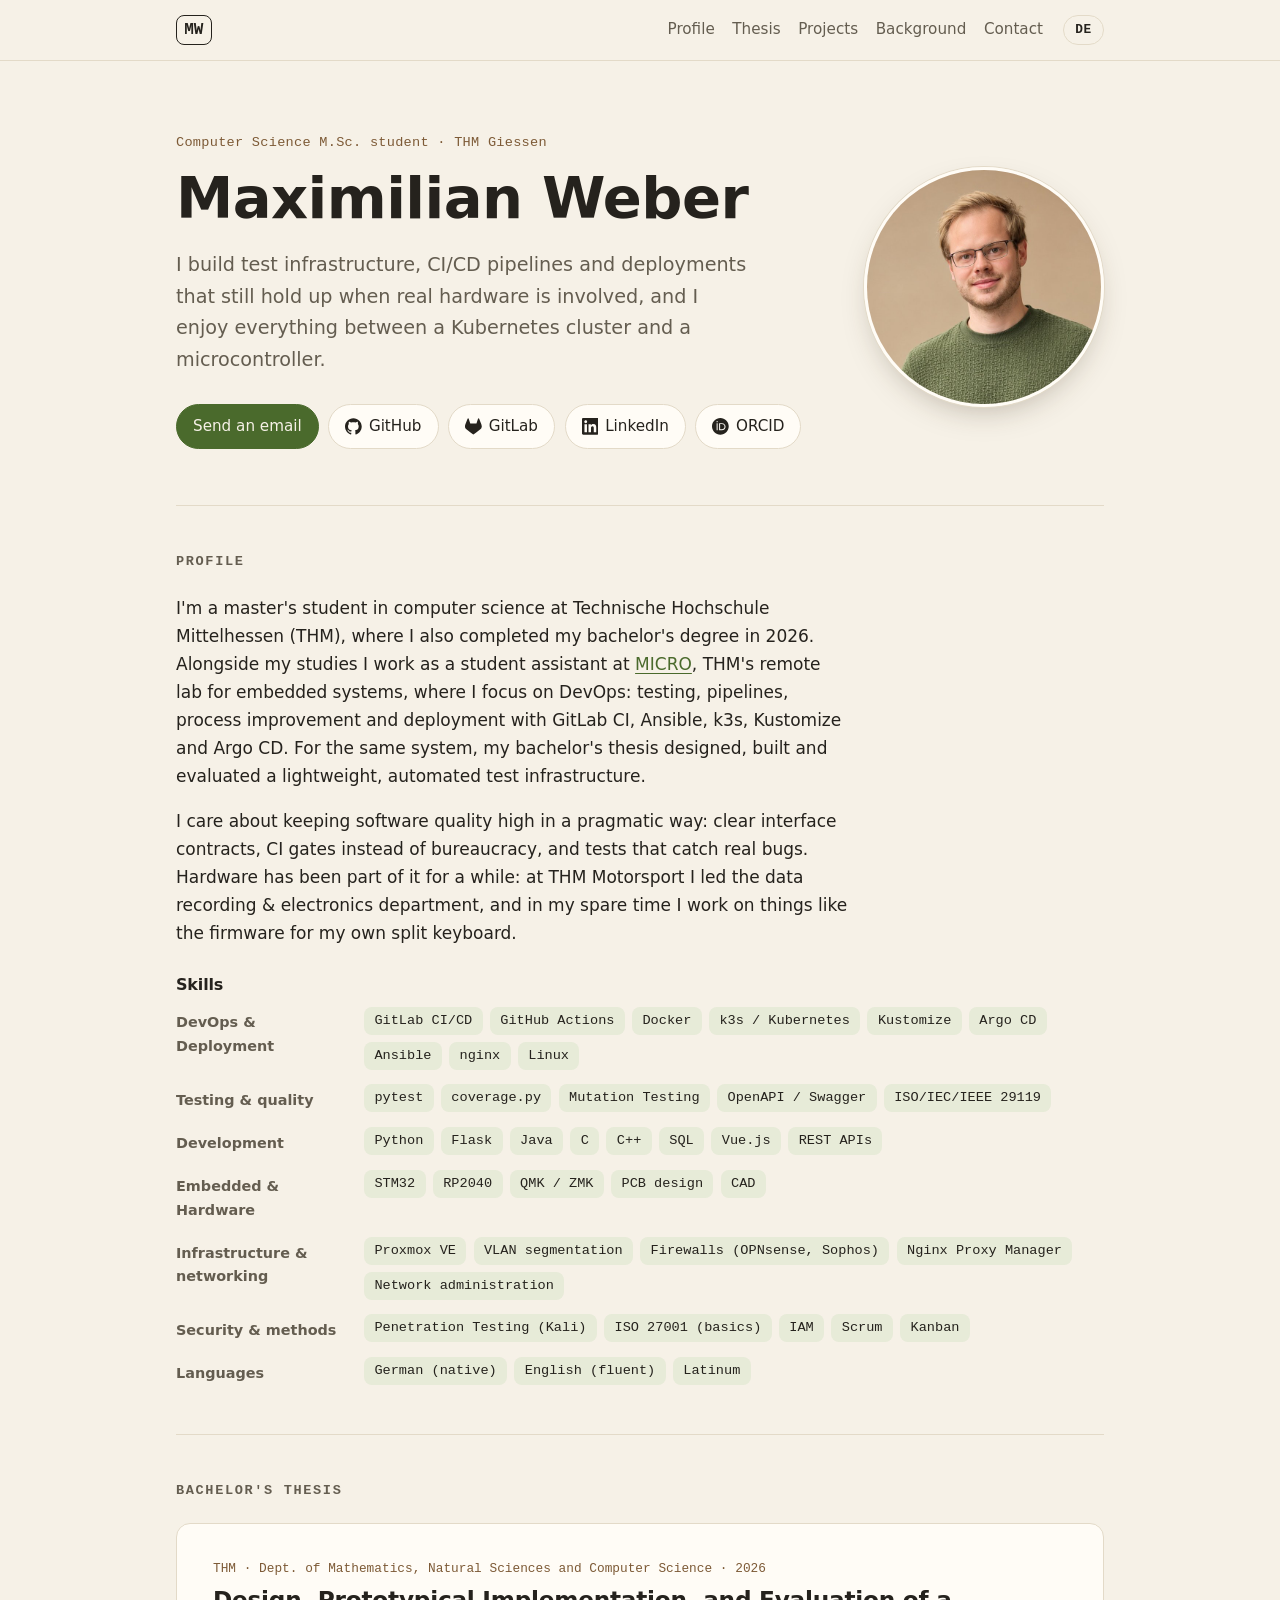
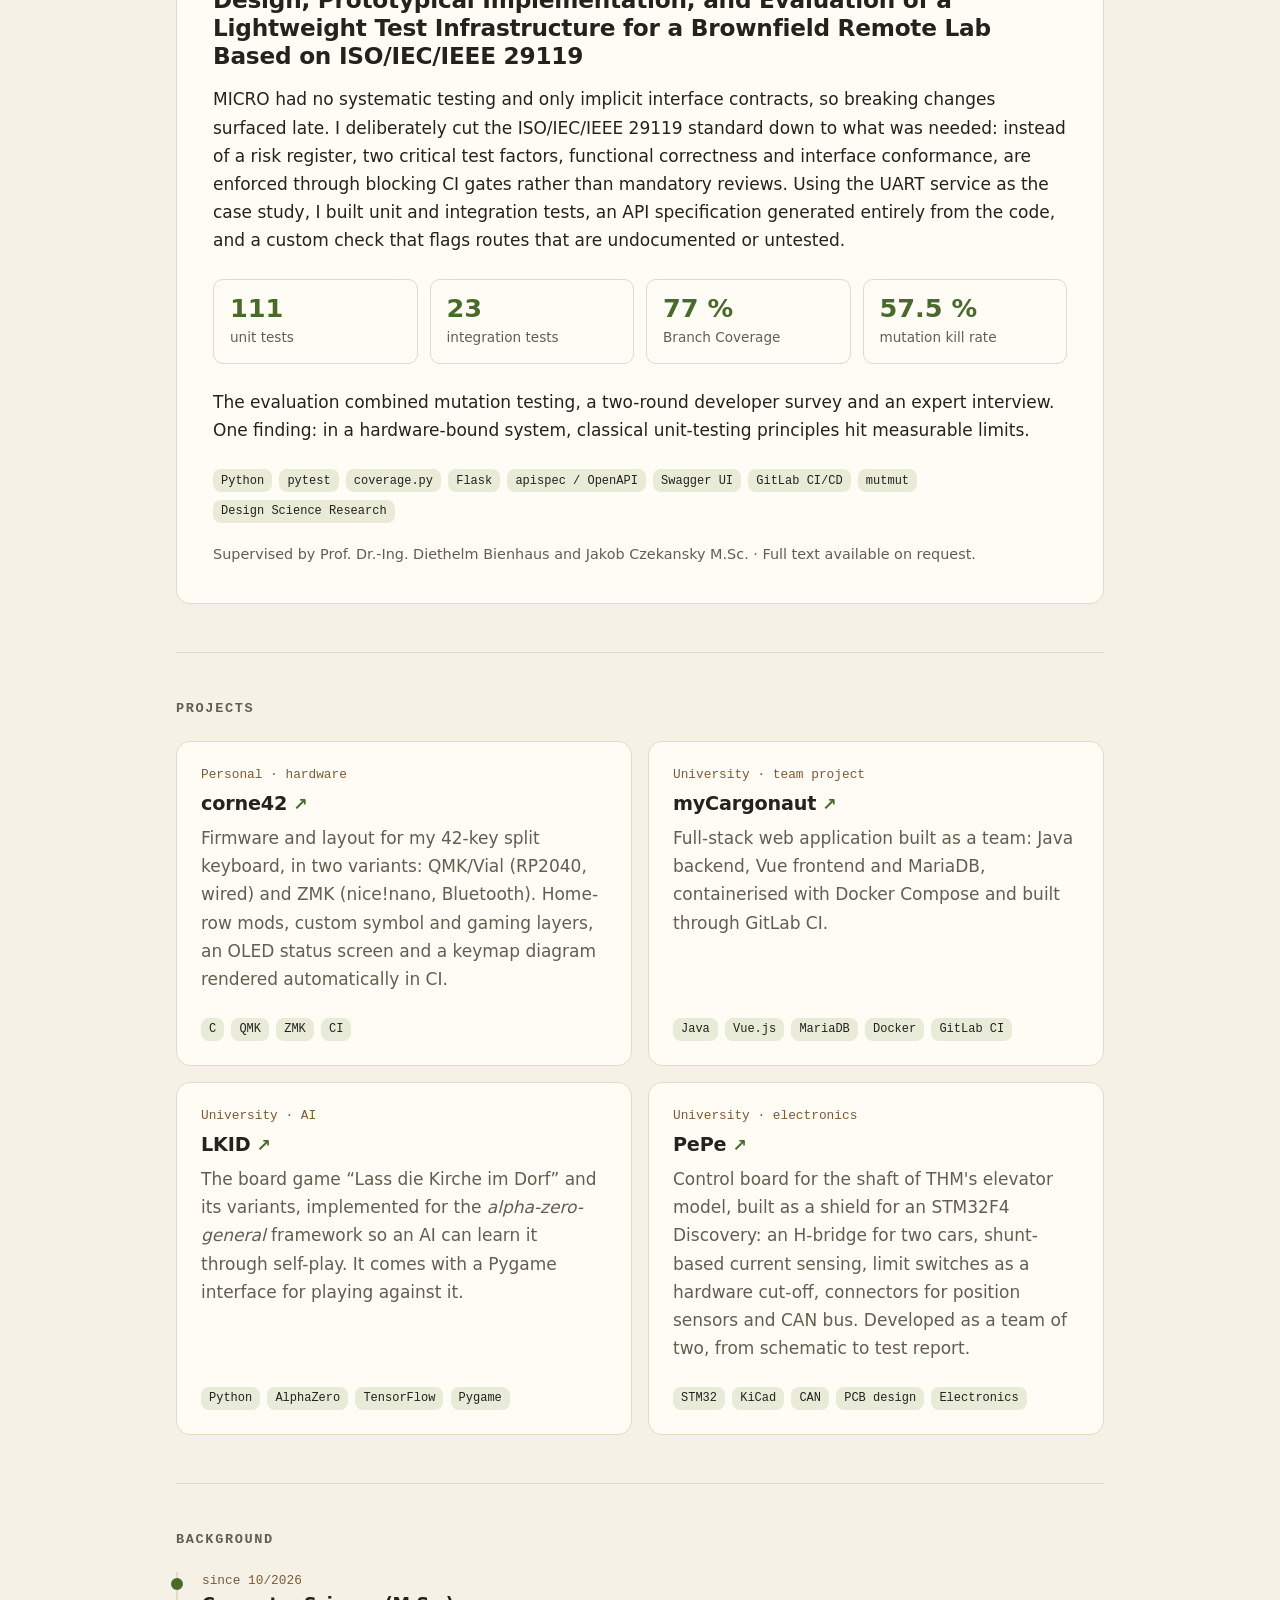
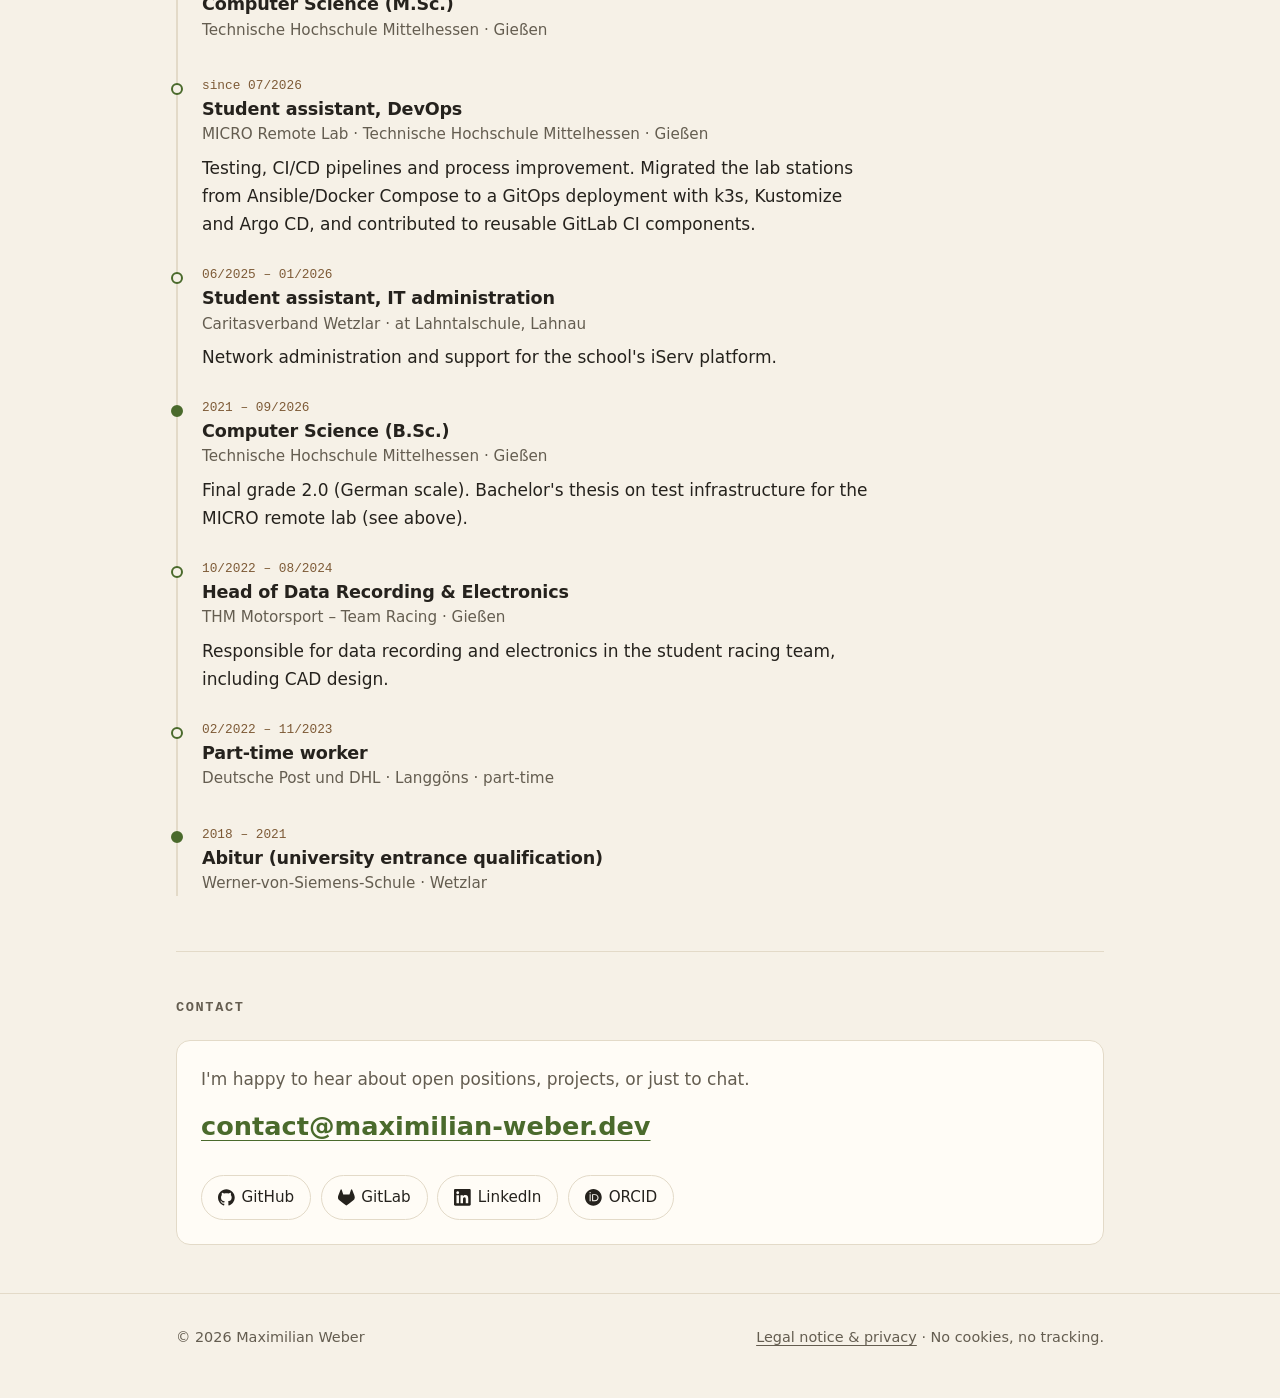
<file: index.html>
<!doctype html>
<html lang="en" data-lang="en" data-title-de="Maximilian Weber · Informatik" data-title-en="Maximilian Weber · Computer Science">
<head>
  <meta charset="utf-8">
  <meta name="viewport" content="width=device-width, initial-scale=1">
  <title>Maximilian Weber · Computer Science</title>
  <meta name="description" content="Maximilian Weber – computer science master's student at THM. DevOps, test infrastructure, CI/CD and hardware-bound systems.">
  <meta name="author" content="Maximilian Weber">
  <link rel="canonical" href="https://maximilian-weber.dev/">
  <link rel="icon" href="assets/favicon.svg" type="image/svg+xml">
  <meta property="og:title" content="Maximilian Weber · Computer Science">
  <meta property="og:description" content="DevOps, test infrastructure, CI/CD and hardware-bound systems.">
  <meta property="og:image" content="https://maximilian-weber.dev/assets/img/portrait.jpg">
  <meta property="og:url" content="https://maximilian-weber.dev/">
  <meta property="og:type" content="profile">
  <meta name="color-scheme" content="light dark">
  <link rel="stylesheet" href="assets/style.css">
  <script src="assets/main.js"></script>
</head>
<body>
  <a class="skip" href="#main"><span lang="de">Zum Inhalt springen</span><span lang="en">Skip to content</span></a>

  <header class="topbar">
    <div class="wrap topbar__inner">
      <a class="brand" href="#top" aria-label="Maximilian Weber">MW</a>
      <nav aria-label="Navigation">
        <a href="#about"><span lang="de">Profil</span><span lang="en">Profile</span></a>
        <a href="#thesis"><span lang="de">Thesis</span><span lang="en">Thesis</span></a>
        <a href="#projects"><span lang="de">Projekte</span><span lang="en">Projects</span></a>
        <a href="#path"><span lang="de">Werdegang</span><span lang="en">Background</span></a>
        <a href="#contact"><span lang="de">Kontakt</span><span lang="en">Contact</span></a>
      </nav>
      <button class="langswitch" type="button" data-lang-toggle aria-label="Sprache wechseln / Switch language">
        <span lang="de">EN</span><span lang="en">DE</span>
      </button>
    </div>
  </header>

  <main id="main">
    <!-- ───────── Hero ───────── -->
    <section class="hero wrap" id="top">
      <div class="hero__text">
        <p class="eyebrow"><span lang="de">Informatik M.Sc. (Student) · THM Gießen</span><span lang="en">Computer Science M.Sc. student · THM Giessen</span></p>
        <h1>Maximilian Weber</h1>
        <p class="lead">
          <span lang="de">Ich baue Testinfrastruktur, CI/CD-Pipelines und Deployments, die auch dann funktionieren, wenn echte Hardware im Spiel ist, und habe Spaß an allem zwischen Kubernetes-Cluster und Mikrocontroller.</span>
          <span lang="en">I build test infrastructure, CI/CD pipelines and deployments that still hold up when real hardware is involved, and I enjoy everything between a Kubernetes cluster and a microcontroller.</span>
        </p>
        <ul class="links" aria-label="Links">
          <li><a class="btn btn--primary" href="mailto:contact@maximilian-weber.dev"><span lang="de">E-Mail schreiben</span><span lang="en">Send an email</span></a></li>
          <!-- TODO: optional: Lebenslauf-PDF ohne private Daten (Geburtsdatum, Telefon, Adresse) nach assets/cv/ legen, dann "hidden" entfernen -->
          <li hidden><a class="btn" href="assets/cv/Lebenslauf_Maximilian_Weber.pdf" download><span lang="de">Lebenslauf (PDF)</span><span lang="en">CV (PDF)</span></a></li>
          <li><a class="btn btn--icon" href="https://github.com/mwbr73" rel="me"><svg class="icon" viewBox="0 0 24 24" aria-hidden="true" focusable="false"><path d="M12 .297c-6.63 0-12 5.373-12 12 0 5.303 3.438 9.8 8.205 11.385.6.113.82-.258.82-.577 0-.285-.01-1.04-.015-2.04-3.338.724-4.042-1.61-4.042-1.61C4.422 18.07 3.633 17.7 3.633 17.7c-1.087-.744.084-.729.084-.729 1.205.084 1.838 1.236 1.838 1.236 1.07 1.835 2.809 1.305 3.495.998.108-.776.417-1.305.76-1.605-2.665-.3-5.466-1.332-5.466-5.93 0-1.31.465-2.38 1.235-3.22-.135-.303-.54-1.523.105-3.176 0 0 1.005-.322 3.3 1.23.96-.267 1.98-.399 3-.405 1.02.006 2.04.138 3 .405 2.28-1.552 3.285-1.23 3.285-1.23.645 1.653.24 2.873.12 3.176.765.84 1.23 1.91 1.23 3.22 0 4.61-2.805 5.625-5.475 5.92.42.36.81 1.096.81 2.22 0 1.606-.015 2.896-.015 3.286 0 .315.21.69.825.57C20.565 22.092 24 17.592 24 12.297c0-6.627-5.373-12-12-12"/></svg>GitHub</a></li>
          <li><a class="btn btn--icon" href="https://gitlab.com/mwbr73" rel="me"><svg class="icon" viewBox="0 0 24 24" aria-hidden="true" focusable="false"><path d="m23.6004 9.5927-.0337-.0862L20.3.9814a.851.851 0 0 0-.3362-.405.8748.8748 0 0 0-.9997.0539.8748.8748 0 0 0-.29.4399l-2.2055 6.748H7.5375l-2.2057-6.748a.8573.8573 0 0 0-.29-.4412.8748.8748 0 0 0-.9997-.0537.8585.8585 0 0 0-.3362.4049L.4332 9.5015l-.0325.0862a6.0657 6.0657 0 0 0 2.0119 7.0105l.0113.0087.03.0213 4.976 3.7264 2.462 1.8633 1.4995 1.1321a1.0085 1.0085 0 0 0 1.2197 0l1.4995-1.1321 2.4619-1.8633 5.006-3.7489.0125-.01a6.0682 6.0682 0 0 0 2.0094-7.003z"/></svg>GitLab</a></li>
          <li><a class="btn btn--icon" href="https://www.linkedin.com/in/mwbr73/" rel="me"><svg class="icon" viewBox="0 0 24 24" aria-hidden="true" focusable="false"><path d="M20.447 20.452h-3.554v-5.569c0-1.328-.027-3.037-1.852-3.037-1.853 0-2.136 1.445-2.136 2.939v5.667H9.351V9h3.414v1.561h.046c.477-.9 1.637-1.85 3.37-1.85 3.601 0 4.267 2.37 4.267 5.455v6.286zM5.337 7.433c-1.144 0-2.063-.926-2.063-2.065 0-1.138.92-2.063 2.063-2.063 1.14 0 2.064.925 2.064 2.063 0 1.139-.925 2.065-2.064 2.065zm1.782 13.019H3.555V9h3.564v11.452zM22.225 0H1.771C.792 0 0 .774 0 1.729v20.542C0 23.227.792 24 1.771 24h20.451C23.2 24 24 23.227 24 22.271V1.729C24 .774 23.2 0 22.222 0h.003z"/></svg>LinkedIn</a></li>
          <li><a class="btn btn--icon" href="https://orcid.org/0009-0006-6940-8321" rel="me"><svg class="icon" viewBox="0 0 24 24" aria-hidden="true" focusable="false"><path d="M12 0C5.372 0 0 5.372 0 12s5.372 12 12 12 12-5.372 12-12S18.628 0 12 0zM7.369 4.378c.525 0 .947.431.947.947s-.422.947-.947.947a.95.95 0 0 1-.947-.947c0-.525.422-.947.947-.947zm-.722 3.038h1.444v10.041H6.647V7.416zm3.562 0h3.9c3.712 0 5.344 2.653 5.344 5.025 0 2.578-2.016 5.025-5.325 5.025h-3.919V7.416zm1.444 1.303v7.444h2.297c3.272 0 4.022-2.484 4.022-3.722 0-2.016-1.284-3.722-4.097-3.722h-2.222z"/></svg>ORCID</a></li>
        </ul>
      </div>
      <figure class="portrait">
        <img src="assets/img/portrait.jpg" alt="Portrait Maximilian Weber" width="320" height="320" data-portrait>
        <div class="portrait__fallback" aria-hidden="true">MW</div>
      </figure>
    </section>

    <!-- ───────── Profil ───────── -->
    <section class="section wrap" id="about">
      <h2><span lang="de">Profil</span><span lang="en">Profile</span></h2>
      <div class="prose">
        <p lang="de">
          Ich studiere Informatik im Master an der Technischen Hochschule Mittelhessen (THM), wo ich 2026 auch meinen Bachelor abgeschlossen habe. Nebenher arbeite ich als studentische Aushilfe bei <a href="https://micro.mni.thm.de/">MICRO</a>, dem Remote-Lab der THM für Embedded Systems, und kümmere mich dort um DevOps: Tests, Pipelines, Prozessoptimierung und das Deployment mit GitLab CI, Ansible, k3s, Kustomize und Argo CD. Für dasselbe System habe ich in meiner Bachelorarbeit eine schlanke, automatisierte Testinfrastruktur entworfen, umgesetzt und evaluiert.
        </p>
        <p lang="en">
          I'm a master's student in computer science at Technische Hochschule Mittelhessen (THM), where I also completed my bachelor's degree in 2026. Alongside my studies I work as a student assistant at <a href="https://micro.mni.thm.de/">MICRO</a>, THM's remote lab for embedded systems, where I focus on DevOps: testing, pipelines, process improvement and deployment with GitLab CI, Ansible, k3s, Kustomize and Argo CD. For the same system, my bachelor's thesis designed, built and evaluated a lightweight, automated test infrastructure.
        </p>
        <p lang="de">
          Mich interessiert, wie man Softwarequalität pragmatisch absichert: mit klaren Schnittstellenverträgen, CI-Gates statt Bürokratie und Tests, die echte Fehler finden. Hardware begleitet mich schon länger: Bei THM Motorsport habe ich den Bereich Data-Recording &amp; Electronics verantwortet, und privat baue ich zum Beispiel an der Firmware meiner eigenen Split-Tastatur.
        </p>
        <p lang="en">
          I care about keeping software quality high in a pragmatic way: clear interface contracts, CI gates instead of bureaucracy, and tests that catch real bugs. Hardware has been part of it for a while: at THM Motorsport I led the data recording &amp; electronics department, and in my spare time I work on things like the firmware for my own split keyboard.
        </p>
      </div>

      <h3 class="subhead"><span lang="de">Kenntnisse</span><span lang="en">Skills</span></h3>
      <dl class="skills">
        <div>
          <dt>DevOps &amp; Deployment</dt>
          <dd><ul class="tags"><li>GitLab CI/CD</li><li>GitHub Actions</li><li>Docker</li><li>k3s / Kubernetes</li><li>Kustomize</li><li>Argo CD</li><li>Ansible</li><li>nginx</li><li>Linux</li></ul></dd>
        </div>
        <div>
          <dt><span lang="de">Testing &amp; Qualität</span><span lang="en">Testing &amp; quality</span></dt>
          <dd><ul class="tags"><li>pytest</li><li>coverage.py</li><li>Mutation Testing</li><li>OpenAPI / Swagger</li><li>ISO/IEC/IEEE 29119</li></ul></dd>
        </div>
        <div>
          <dt><span lang="de">Entwicklung</span><span lang="en">Development</span></dt>
          <dd><ul class="tags"><li>Python</li><li>Flask</li><li>Java</li><li>C</li><li>C++</li><li>SQL</li><li>Vue.js</li><li>REST APIs</li></ul></dd>
        </div>
        <div>
          <dt>Embedded &amp; Hardware</dt>
          <dd><ul class="tags"><li>STM32</li><li>RP2040</li><li>QMK / ZMK</li><li><span lang="de">Platinenentwurf</span><span lang="en">PCB design</span></li><li>CAD</li></ul></dd>
        </div>
        <div>
          <dt><span lang="de">Infrastruktur &amp; Netzwerk</span><span lang="en">Infrastructure &amp; networking</span></dt>
          <dd><ul class="tags"><li>Proxmox VE</li><li><span lang="de">VLAN-Segmentierung</span><span lang="en">VLAN segmentation</span></li><li>Firewalls (OPNsense, Sophos)</li><li>Nginx Proxy Manager</li><li><span lang="de">Netzwerkadministration</span><span lang="en">Network administration</span></li></ul></dd>
        </div>
        <div>
          <dt><span lang="de">Security &amp; Methoden</span><span lang="en">Security &amp; methods</span></dt>
          <dd><ul class="tags"><li>Penetration Testing (Kali)</li><li><span lang="de">ISO 27001 (Grundlagen)</span><span lang="en">ISO 27001 (basics)</span></li><li>IAM</li><li>Scrum</li><li>Kanban</li></ul></dd>
        </div>
        <div>
          <dt><span lang="de">Sprachen</span><span lang="en">Languages</span></dt>
          <dd><ul class="tags"><li><span lang="de">Deutsch (Muttersprache)</span><span lang="en">German (native)</span></li><li><span lang="de">Englisch (fließend)</span><span lang="en">English (fluent)</span></li><li>Latinum</li></ul></dd>
        </div>
      </dl>
    </section>

    <!-- ───────── Bachelorarbeit ───────── -->
    <section class="section wrap" id="thesis">
      <h2><span lang="de">Bachelorarbeit</span><span lang="en">Bachelor's thesis</span></h2>
      <article class="card card--feature">
        <p class="meta"><span lang="de">THM · Fachbereich MNI · 2026</span><span lang="en">THM · Dept. of Mathematics, Natural Sciences and Computer Science · 2026</span></p>
        <h3 lang="de">Konzeption, prototypische Umsetzung und Evaluierung einer leichtgewichtigen Testinfrastruktur für ein Brownfield-Remote-Lab auf Basis von ISO/IEC/IEEE&nbsp;29119</h3>
        <h3 lang="en">Design, Prototypical Implementation, and Evaluation of a Lightweight Test Infrastructure for a Brownfield Remote Lab Based on ISO/IEC/IEEE&nbsp;29119</h3>

        <p lang="de">
          MICRO hatte keine systematischen Tests, nur implizite Schnittstellenverträge, und Breaking Changes fielen erst spät auf. Ich habe die Norm ISO/IEC/IEEE 29119 bewusst auf das Nötige reduziert: Statt eines Risikoregisters gibt es zwei kritische Testfaktoren, funktionale Korrektheit und Schnittstellenkonformität. Beide werden über blockierende CI-Gates durchgesetzt statt über verpflichtende Reviews. Am Beispiel des UART-Service entstanden Unit- und Integrationstests, eine vollständig aus dem Code generierte API-Spezifikation und ein eigener Check, der undokumentierte oder ungetestete Routen findet.
        </p>
        <p lang="en">
          MICRO had no systematic testing and only implicit interface contracts, so breaking changes surfaced late. I deliberately cut the ISO/IEC/IEEE 29119 standard down to what was needed: instead of a risk register, two critical test factors, functional correctness and interface conformance, are enforced through blocking CI gates rather than mandatory reviews. Using the UART service as the case study, I built unit and integration tests, an API specification generated entirely from the code, and a custom check that flags routes that are undocumented or untested.
        </p>

        <dl class="stats">
          <div><dt>111</dt><dd><span lang="de">Unit-Tests</span><span lang="en">unit tests</span></dd></div>
          <div><dt>23</dt><dd><span lang="de">Integrationstests</span><span lang="en">integration tests</span></dd></div>
          <div><dt>77&nbsp;%</dt><dd>Branch Coverage</dd></div>
          <div><dt><span lang="de">57,5&nbsp;%</span><span lang="en">57.5&nbsp;%</span></dt><dd><span lang="de">Mutation-Kill-Rate</span><span lang="en">mutation kill rate</span></dd></div>
        </dl>

        <p lang="de">
          Evaluiert habe ich das Ganze mit Mutation Testing, einer zweistufigen Entwicklerumfrage und einem Experteninterview. Ein Ergebnis: In einem hardwaregebundenen System stoßen klassische Unit-Test-Prinzipien messbar an ihre Grenzen.
        </p>
        <p lang="en">
          The evaluation combined mutation testing, a two-round developer survey and an expert interview. One finding: in a hardware-bound system, classical unit-testing principles hit measurable limits.
        </p>

        <ul class="tags tags--small" aria-label="Technologien / Technologies">
          <li>Python</li><li>pytest</li><li>coverage.py</li><li>Flask</li><li>apispec / OpenAPI</li>
          <li>Swagger UI</li><li>GitLab CI/CD</li><li>mutmut</li><li>Design Science Research</li>
        </ul>

        <p class="fine">
          <span lang="de">Betreuung: Prof. Dr.-Ing. Diethelm Bienhaus, Jakob Czekansky M.Sc. · Volltext auf Anfrage.</span>
          <span lang="en">Supervised by Prof. Dr.-Ing. Diethelm Bienhaus and Jakob Czekansky M.Sc. · Full text available on request.</span>
        </p>
      </article>
    </section>

    <!-- ───────── Projekte ───────── -->
    <section class="section wrap" id="projects">
      <h2><span lang="de">Projekte</span><span lang="en">Projects</span></h2>
      <div class="grid">
        <article class="card">
          <p class="meta"><span lang="de">Privat · Hardware</span><span lang="en">Personal · hardware</span></p>
          <h3><a href="https://github.com/mwbr73/corne42">corne42</a></h3>
          <p lang="de">Firmware und Layout für meine 42-Tasten-Split-Tastatur, in zwei Varianten: QMK/Vial (RP2040, kabelgebunden) und ZMK (nice!nano, Bluetooth). Home-Row-Mods, eigene Symbol- und Gaming-Layer, ein OLED-Statusbild und eine Keymap-Grafik, die die CI automatisch rendert.</p>
          <p lang="en">Firmware and layout for my 42-key split keyboard, in two variants: QMK/Vial (RP2040, wired) and ZMK (nice!nano, Bluetooth). Home-row mods, custom symbol and gaming layers, an OLED status screen and a keymap diagram rendered automatically in CI.</p>
          <ul class="tags tags--small"><li>C</li><li>QMK</li><li>ZMK</li><li>CI</li></ul>
        </article>

        <article class="card">
          <p class="meta"><span lang="de">Studium · Teamprojekt</span><span lang="en">University · team project</span></p>
          <h3><a href="https://gitlab.com/mwbr73/mycargonaut">myCargonaut</a></h3>
          <p lang="de">Full-Stack-Webanwendung, im Team entwickelt: Java-Backend, Vue-Frontend und MariaDB, containerisiert mit Docker Compose und gebaut über GitLab CI.</p>
          <p lang="en">Full-stack web application built as a team: Java backend, Vue frontend and MariaDB, containerised with Docker Compose and built through GitLab CI.</p>
          <ul class="tags tags--small"><li>Java</li><li>Vue.js</li><li>MariaDB</li><li>Docker</li><li>GitLab CI</li></ul>
        </article>

        <article class="card">
          <p class="meta"><span lang="de">Studium · KI</span><span lang="en">University · AI</span></p>
          <h3><a href="https://github.com/mwbr73/LKID">LKID</a></h3>
          <p lang="de">Das Brettspiel „Lass die Kirche im Dorf“ samt Varianten, umgesetzt für das AlphaZero-Framework <em>alpha-zero-general</em>, damit eine KI es durch Self-Play lernt. Dazu gibt es eine Pygame-Oberfläche zum Selberspielen.</p>
          <p lang="en">The board game “Lass die Kirche im Dorf” and its variants, implemented for the <em>alpha-zero-general</em> framework so an AI can learn it through self-play. It comes with a Pygame interface for playing against it.</p>
          <ul class="tags tags--small"><li>Python</li><li>AlphaZero</li><li>TensorFlow</li><li>Pygame</li></ul>
        </article>

        <article class="card">
          <p class="meta"><span lang="de">Studium · Elektronik</span><span lang="en">University · electronics</span></p>
          <h3><a href="https://gitlab.com/studium5332918/pepe">PePe</a></h3>
          <p lang="de">Steuerplatine für den Schacht des THM-Aufzugmodells, als Aufsteckplatine für ein STM32F4 Discovery: H-Brücke für zwei Kabinen, Strommessung über Shunts, Endtaster als Hardware-Abschaltung, Anschlüsse für Positionssensoren und CAN-Bus. Zu zweit von Schaltplan bis Prüfprotokoll entwickelt.</p>
          <p lang="en">Control board for the shaft of THM's elevator model, built as a shield for an STM32F4 Discovery: an H-bridge for two cars, shunt-based current sensing, limit switches as a hardware cut-off, connectors for position sensors and CAN bus. Developed as a team of two, from schematic to test report.</p>
          <ul class="tags tags--small"><li>STM32</li><li>KiCad</li><li>CAN</li><li><span lang="de">Platinenentwurf</span><span lang="en">PCB design</span></li><li><span lang="de">Elektronik</span><span lang="en">Electronics</span></li></ul>
        </article>
      </div>
    </section>

    <!-- ───────── Werdegang ───────── -->
    <section class="section wrap" id="path">
      <h2><span lang="de">Werdegang</span><span lang="en">Background</span></h2>
      <ol class="timeline">
        <!-- Vorlage für weitere Stationen:
        <li>
          <p class="timeline__when">MM/JJJJ – MM/JJJJ</p>
          <h3><span lang="de">Titel</span><span lang="en">Title</span></h3>
          <p class="timeline__where">Arbeitgeber · Ort</p>
          <p lang="de">Beschreibung</p><p lang="en">Description</p>
        </li>
        -->
        <li class="timeline__item--edu">
          <p class="timeline__when"><span lang="de">seit 10/2026</span><span lang="en">since 10/2026</span></p>
          <h3><span lang="de">Informatik (M.Sc.)</span><span lang="en">Computer Science (M.Sc.)</span></h3>
          <p class="timeline__where">Technische Hochschule Mittelhessen · Gießen</p>
        </li>
        <li>
          <p class="timeline__when"><span lang="de">seit 07/2026</span><span lang="en">since 07/2026</span></p>
          <h3><span lang="de">Studentische Aushilfe DevOps</span><span lang="en">Student assistant, DevOps</span></h3>
          <p class="timeline__where">MICRO Remote Lab · Technische Hochschule Mittelhessen · Gießen</p>
          <p lang="de">Testing, CI/CD-Pipelines und Prozessoptimierung. Umstellung der Lab-Stationen von Ansible/Docker Compose auf ein GitOps-Deployment mit k3s, Kustomize und Argo CD sowie Mitarbeit an wiederverwendbaren GitLab-CI-Komponenten.</p>
          <p lang="en">Testing, CI/CD pipelines and process improvement. Migrated the lab stations from Ansible/Docker Compose to a GitOps deployment with k3s, Kustomize and Argo CD, and contributed to reusable GitLab CI components.</p>
        </li>
        <li>
          <p class="timeline__when">06/2025 – 01/2026</p>
          <h3><span lang="de">Studentische Aushilfe IT-Administration</span><span lang="en">Student assistant, IT administration</span></h3>
          <p class="timeline__where">Caritasverband Wetzlar · <span lang="de">Einsatz an der Lahntalschule Lahnau</span><span lang="en">at Lahntalschule, Lahnau</span></p>
          <p lang="de">Netzwerkadministration und Betreuung der Schulplattform iServ.</p>
          <p lang="en">Network administration and support for the school's iServ platform.</p>
        </li>
        <li class="timeline__item--edu">
          <p class="timeline__when">2021 – 09/2026</p>
          <h3><span lang="de">Informatik (B.Sc.)</span><span lang="en">Computer Science (B.Sc.)</span></h3>
          <p class="timeline__where">Technische Hochschule Mittelhessen · Gießen</p>
          <p lang="de">Abschlussnote 2,0. Bachelorarbeit zur Testinfrastruktur des Remote-Labs MICRO (siehe oben).</p>
          <p lang="en">Final grade 2.0 (German scale). Bachelor's thesis on test infrastructure for the MICRO remote lab (see above).</p>
        </li>
        <li>
          <p class="timeline__when">10/2022 – 08/2024</p>
          <h3><span lang="de">Leitung Data-Recording &amp; Electronics</span><span lang="en">Head of Data Recording &amp; Electronics</span></h3>
          <p class="timeline__where">THM Motorsport – Team Racing · Gießen</p>
          <p lang="de">Hauptverantwortlich für Datenaufzeichnung und Elektronik im studentischen Rennteam, inklusive CAD-Konstruktion.</p>
          <p lang="en">Responsible for data recording and electronics in the student racing team, including CAD design.</p>
        </li>
        <li>
          <p class="timeline__when">02/2022 – 11/2023</p>
          <h3><span lang="de">Aushilfe</span><span lang="en">Part-time worker</span></h3>
          <p class="timeline__where">Deutsche Post und DHL · Langgöns · <span lang="de">Teilzeit</span><span lang="en">part-time</span></p>
        </li>
        <li class="timeline__item--edu">
          <p class="timeline__when">2018 – 2021</p>
          <h3><span lang="de">Allgemeine Hochschulreife</span><span lang="en">Abitur (university entrance qualification)</span></h3>
          <p class="timeline__where">Werner-von-Siemens-Schule · Wetzlar</p>
        </li>
      </ol>
    </section>

    <!-- ───────── Kontakt ───────── -->
    <section class="section wrap" id="contact">
      <h2><span lang="de">Kontakt</span><span lang="en">Contact</span></h2>
      <div class="card contact">
        <p lang="de">Ich freue mich über Nachrichten zu offenen Stellen, Projekten oder einfach zum Austausch.</p>
        <p lang="en">I'm happy to hear about open positions, projects, or just to chat.</p>
        <p class="contact__mail"><a href="mailto:contact@maximilian-weber.dev">contact@maximilian-weber.dev</a></p>
        <ul class="links" aria-label="Profile">
          <li><a class="btn btn--icon" href="https://github.com/mwbr73" rel="me"><svg class="icon" viewBox="0 0 24 24" aria-hidden="true" focusable="false"><path d="M12 .297c-6.63 0-12 5.373-12 12 0 5.303 3.438 9.8 8.205 11.385.6.113.82-.258.82-.577 0-.285-.01-1.04-.015-2.04-3.338.724-4.042-1.61-4.042-1.61C4.422 18.07 3.633 17.7 3.633 17.7c-1.087-.744.084-.729.084-.729 1.205.084 1.838 1.236 1.838 1.236 1.07 1.835 2.809 1.305 3.495.998.108-.776.417-1.305.76-1.605-2.665-.3-5.466-1.332-5.466-5.93 0-1.31.465-2.38 1.235-3.22-.135-.303-.54-1.523.105-3.176 0 0 1.005-.322 3.3 1.23.96-.267 1.98-.399 3-.405 1.02.006 2.04.138 3 .405 2.28-1.552 3.285-1.23 3.285-1.23.645 1.653.24 2.873.12 3.176.765.84 1.23 1.91 1.23 3.22 0 4.61-2.805 5.625-5.475 5.92.42.36.81 1.096.81 2.22 0 1.606-.015 2.896-.015 3.286 0 .315.21.69.825.57C20.565 22.092 24 17.592 24 12.297c0-6.627-5.373-12-12-12"/></svg>GitHub</a></li>
          <li><a class="btn btn--icon" href="https://gitlab.com/mwbr73" rel="me"><svg class="icon" viewBox="0 0 24 24" aria-hidden="true" focusable="false"><path d="m23.6004 9.5927-.0337-.0862L20.3.9814a.851.851 0 0 0-.3362-.405.8748.8748 0 0 0-.9997.0539.8748.8748 0 0 0-.29.4399l-2.2055 6.748H7.5375l-2.2057-6.748a.8573.8573 0 0 0-.29-.4412.8748.8748 0 0 0-.9997-.0537.8585.8585 0 0 0-.3362.4049L.4332 9.5015l-.0325.0862a6.0657 6.0657 0 0 0 2.0119 7.0105l.0113.0087.03.0213 4.976 3.7264 2.462 1.8633 1.4995 1.1321a1.0085 1.0085 0 0 0 1.2197 0l1.4995-1.1321 2.4619-1.8633 5.006-3.7489.0125-.01a6.0682 6.0682 0 0 0 2.0094-7.003z"/></svg>GitLab</a></li>
          <li><a class="btn btn--icon" href="https://www.linkedin.com/in/mwbr73/" rel="me"><svg class="icon" viewBox="0 0 24 24" aria-hidden="true" focusable="false"><path d="M20.447 20.452h-3.554v-5.569c0-1.328-.027-3.037-1.852-3.037-1.853 0-2.136 1.445-2.136 2.939v5.667H9.351V9h3.414v1.561h.046c.477-.9 1.637-1.85 3.37-1.85 3.601 0 4.267 2.37 4.267 5.455v6.286zM5.337 7.433c-1.144 0-2.063-.926-2.063-2.065 0-1.138.92-2.063 2.063-2.063 1.14 0 2.064.925 2.064 2.063 0 1.139-.925 2.065-2.064 2.065zm1.782 13.019H3.555V9h3.564v11.452zM22.225 0H1.771C.792 0 0 .774 0 1.729v20.542C0 23.227.792 24 1.771 24h20.451C23.2 24 24 23.227 24 22.271V1.729C24 .774 23.2 0 22.222 0h.003z"/></svg>LinkedIn</a></li>
          <li><a class="btn btn--icon" href="https://orcid.org/0009-0006-6940-8321" rel="me"><svg class="icon" viewBox="0 0 24 24" aria-hidden="true" focusable="false"><path d="M12 0C5.372 0 0 5.372 0 12s5.372 12 12 12 12-5.372 12-12S18.628 0 12 0zM7.369 4.378c.525 0 .947.431.947.947s-.422.947-.947.947a.95.95 0 0 1-.947-.947c0-.525.422-.947.947-.947zm-.722 3.038h1.444v10.041H6.647V7.416zm3.562 0h3.9c3.712 0 5.344 2.653 5.344 5.025 0 2.578-2.016 5.025-5.325 5.025h-3.919V7.416zm1.444 1.303v7.444h2.297c3.272 0 4.022-2.484 4.022-3.722 0-2.016-1.284-3.722-4.097-3.722h-2.222z"/></svg>ORCID</a></li>
        </ul>
      </div>
    </section>
  </main>

  <footer class="footer">
    <div class="wrap footer__inner">
      <p>© 2026 Maximilian Weber</p>
      <p>
        <a href="impressum.html"><span lang="de">Impressum &amp; Datenschutz</span><span lang="en">Legal notice &amp; privacy</span></a>
        · <span lang="de">Keine Cookies, kein Tracking.</span><span lang="en">No cookies, no tracking.</span>
      </p>
    </div>
  </footer>
</body>
</html>
</file>
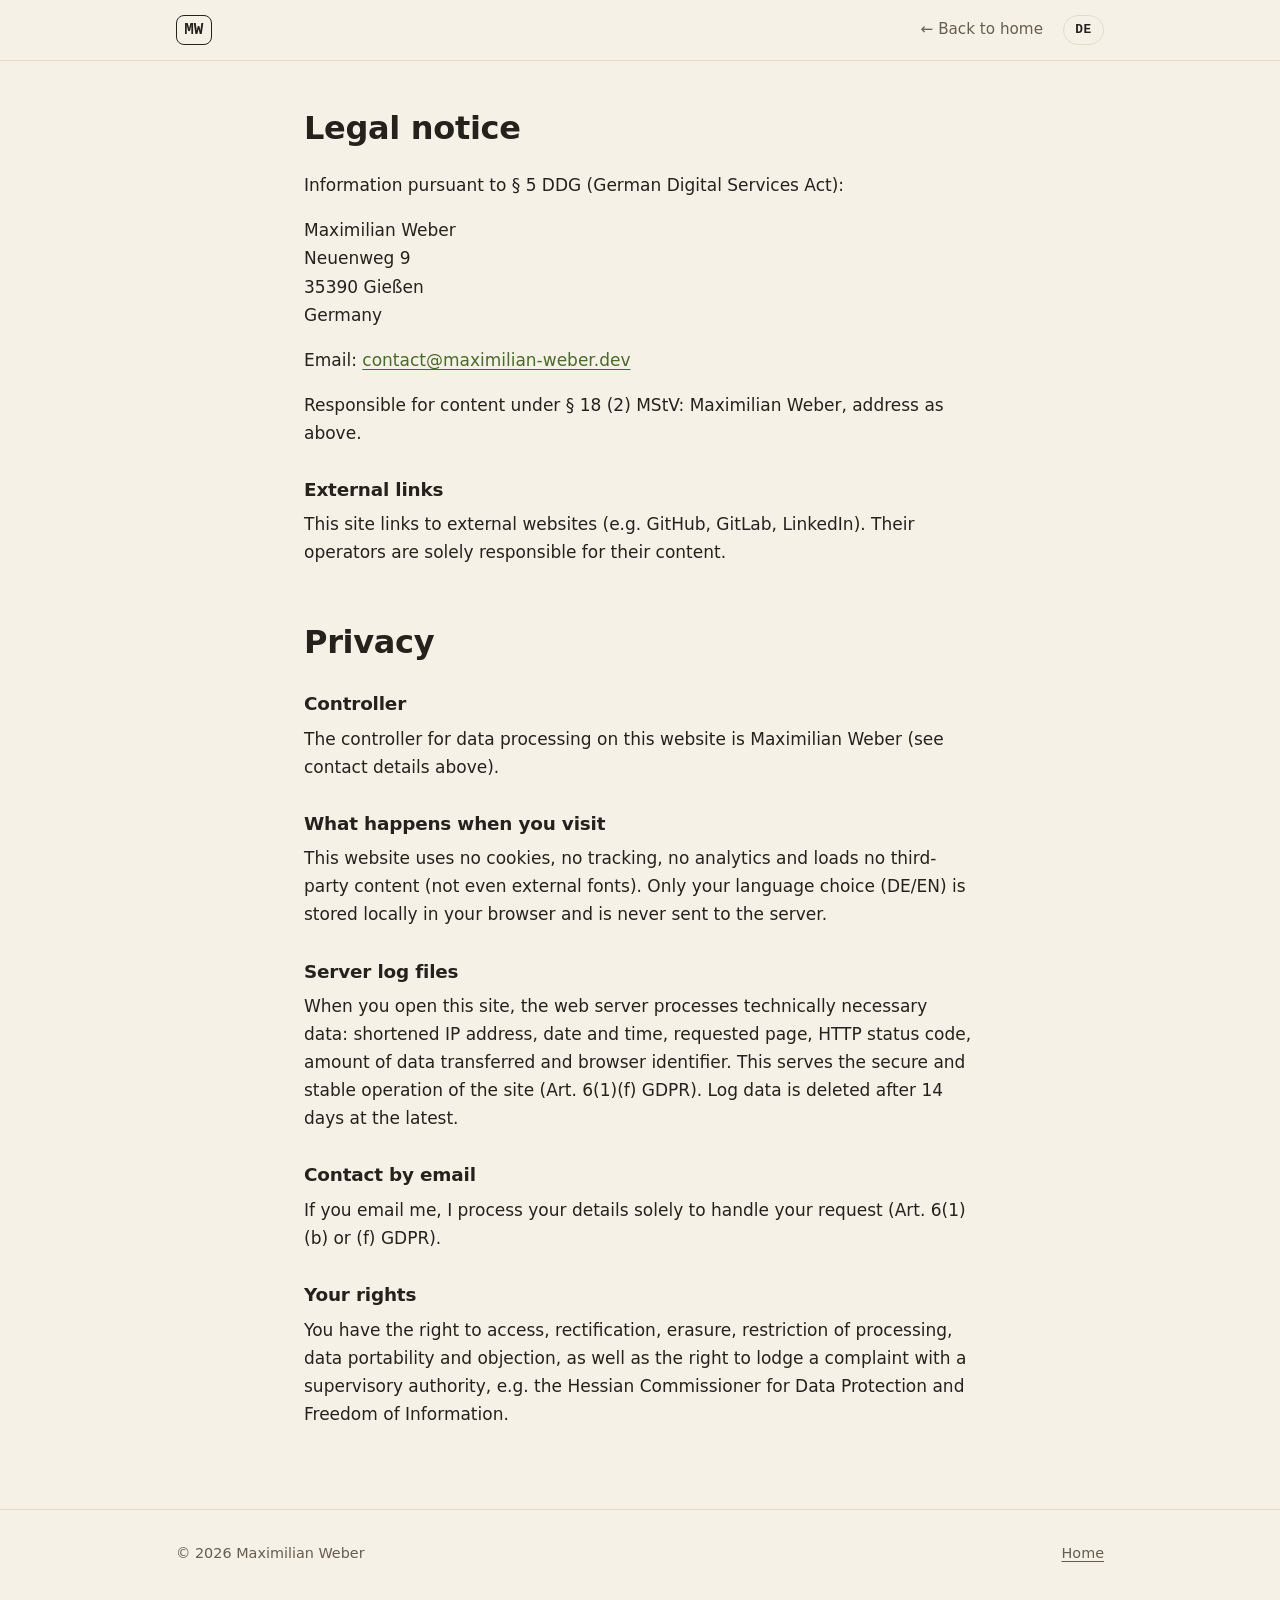
<file: impressum.html>
<!doctype html>
<html lang="en" data-lang="en" data-title-de="Impressum &amp; Datenschutz · Maximilian Weber" data-title-en="Legal notice &amp; privacy · Maximilian Weber">
<head>
  <meta charset="utf-8">
  <meta name="viewport" content="width=device-width, initial-scale=1">
  <title>Legal notice &amp; privacy · Maximilian Weber</title>
  <meta name="robots" content="noindex">
  <link rel="icon" href="assets/favicon.svg" type="image/svg+xml">
  <meta name="color-scheme" content="light dark">
  <link rel="stylesheet" href="assets/style.css">
  <script src="assets/main.js"></script>
</head>
<body>
  <header class="topbar">
    <div class="wrap topbar__inner">
      <a class="brand" href="./" aria-label="Startseite / Home">MW</a>
      <nav aria-label="Navigation">
        <a href="./"><span lang="de">← Zurück zur Startseite</span><span lang="en">← Back to home</span></a>
      </nav>
      <button class="langswitch" type="button" data-lang-toggle aria-label="Sprache wechseln / Switch language">
        <span lang="de">EN</span><span lang="en">DE</span>
      </button>
    </div>
  </header>

  <main class="wrap page">
    <h1><span lang="de">Impressum</span><span lang="en">Legal notice</span></h1>

    <p lang="de">Angaben gemäß § 5 DDG:</p>
    <p lang="en">Information pursuant to § 5 DDG (German Digital Services Act):</p>
    <address>
      Maximilian Weber<br>
      Neuenweg 9<br>
      35390 Gießen<br>
      <span lang="de">Deutschland</span><span lang="en">Germany</span>
    </address>
    <p>
      <span lang="de">E-Mail:</span><span lang="en">Email:</span>
      <a href="mailto:contact@maximilian-weber.dev">contact@maximilian-weber.dev</a>
    </p>
    <p lang="de">Verantwortlich für den Inhalt nach § 18 Abs. 2 MStV: Maximilian Weber, Anschrift wie oben.</p>
    <p lang="en">Responsible for content under § 18 (2) MStV: Maximilian Weber, address as above.</p>

    <h2><span lang="de">Haftung für Links</span><span lang="en">External links</span></h2>
    <p lang="de">Diese Seite verlinkt auf externe Websites (z.&nbsp;B. GitHub, GitLab, LinkedIn). Für deren Inhalte sind ausschließlich die jeweiligen Betreiber verantwortlich.</p>
    <p lang="en">This site links to external websites (e.g. GitHub, GitLab, LinkedIn). Their operators are solely responsible for their content.</p>

    <h1 class="page__second"><span lang="de">Datenschutz</span><span lang="en">Privacy</span></h1>

    <h2><span lang="de">Verantwortlicher</span><span lang="en">Controller</span></h2>
    <p lang="de">Verantwortlich für die Datenverarbeitung auf dieser Website ist Maximilian Weber (Kontakt siehe Impressum).</p>
    <p lang="en">The controller for data processing on this website is Maximilian Weber (see contact details above).</p>

    <h2><span lang="de">Was beim Besuch passiert</span><span lang="en">What happens when you visit</span></h2>
    <p lang="de">Diese Website verwendet keine Cookies, kein Tracking, keine Analyse-Tools und lädt keine Inhalte von Drittanbietern (auch keine externen Schriftarten). Lediglich Ihre Sprachauswahl (DE/EN) wird lokal in Ihrem Browser gespeichert und nicht an den Server übertragen.</p>
    <p lang="en">This website uses no cookies, no tracking, no analytics and loads no third-party content (not even external fonts). Only your language choice (DE/EN) is stored locally in your browser and is never sent to the server.</p>

    <h2><span lang="de">Server-Logdateien</span><span lang="en">Server log files</span></h2>
    <p lang="de">Beim Aufruf der Seite verarbeitet der Webserver technisch notwendige Daten: gekürzte IP-Adresse, Datum und Uhrzeit, aufgerufene Seite, HTTP-Statuscode, übertragene Datenmenge und Browser-Kennung. Das dient dem sicheren und stabilen Betrieb (Art.&nbsp;6 Abs.&nbsp;1 lit.&nbsp;f DSGVO). Die Logdaten werden nach spätestens 14 Tagen gelöscht.</p>
    <p lang="en">When you open this site, the web server processes technically necessary data: shortened IP address, date and time, requested page, HTTP status code, amount of data transferred and browser identifier. This serves the secure and stable operation of the site (Art. 6(1)(f) GDPR). Log data is deleted after 14 days at the latest.</p>

    <h2><span lang="de">Kontakt per E-Mail</span><span lang="en">Contact by email</span></h2>
    <p lang="de">Wenn Sie mir eine E-Mail schreiben, verarbeite ich Ihre Angaben ausschließlich zur Bearbeitung Ihrer Anfrage (Art.&nbsp;6 Abs.&nbsp;1 lit.&nbsp;b bzw. f DSGVO).</p>
    <p lang="en">If you email me, I process your details solely to handle your request (Art. 6(1)(b) or (f) GDPR).</p>

    <h2><span lang="de">Ihre Rechte</span><span lang="en">Your rights</span></h2>
    <p lang="de">Sie haben das Recht auf Auskunft, Berichtigung, Löschung, Einschränkung der Verarbeitung, Datenübertragbarkeit und Widerspruch sowie das Recht auf Beschwerde bei einer Datenschutz-Aufsichtsbehörde, z.&nbsp;B. dem Hessischen Beauftragten für Datenschutz und Informationsfreiheit.</p>
    <p lang="en">You have the right to access, rectification, erasure, restriction of processing, data portability and objection, as well as the right to lodge a complaint with a supervisory authority, e.g. the Hessian Commissioner for Data Protection and Freedom of Information.</p>
  </main>

  <footer class="footer">
    <div class="wrap footer__inner">
      <p>© 2026 Maximilian Weber</p>
      <p><a href="./"><span lang="de">Startseite</span><span lang="en">Home</span></a></p>
    </div>
  </footer>
</body>
</html>
</file>
<file: assets/style.css>
/* maximilian-weber.dev — keine externen Fonts/Skripte (DSGVO) */

:root {
  /* Olivgrün + warmes Braun auf Sand – passend zum Portrait */
  --bg: #f6f1e7;
  --surface: #fffcf6;
  --text: #25221d;
  --muted: #645d50;
  --line: #e3dac8;
  --accent: #4a6a2c;        /* Oliv: Links, Buttons, Zahlen */
  --accent-soft: #e7ebd8;   /* Oliv hell: Tags */
  --accent2: #7d5a36;       /* Braun: kleine Beschriftungen */
  --radius: 14px;
  --font: "Inter", ui-sans-serif, system-ui, -apple-system, "Segoe UI", Roboto, "Helvetica Neue", Arial, sans-serif;
  --mono: ui-monospace, "JetBrains Mono", "SFMono-Regular", Menlo, Consolas, monospace;
  color-scheme: light;
}

@media (prefers-color-scheme: dark) {
  :root {
    --bg: #191712;
    --surface: #221f19;
    --text: #ece6d9;
    --muted: #aaa08e;
    --line: #36312a;
    --accent: #a5c07c;
    --accent-soft: #2b3122;
    --accent2: #d0ac80;
    color-scheme: dark;
  }
}

*, *::before, *::after { box-sizing: border-box; }

html { scroll-behavior: smooth; scroll-padding-top: 5rem; -webkit-text-size-adjust: 100%; }
@media (prefers-reduced-motion: reduce) { html { scroll-behavior: auto; } }

body {
  margin: 0;
  background: var(--bg);
  color: var(--text);
  font: 400 1.0625rem/1.65 var(--font);
  -webkit-font-smoothing: antialiased;
}

/* ── Sprachumschaltung: Standard (auch ohne JS) ist Englisch ── */
html:not([data-lang="de"]) body [lang="de"],
html[data-lang="de"] body [lang="en"] { display: none !important; }

a { color: var(--accent); text-underline-offset: 0.18em; text-decoration-thickness: 1px; }
a:hover { text-decoration-thickness: 2px; }
:focus-visible { outline: 2px solid var(--accent); outline-offset: 3px; border-radius: 4px; }

h1, h2, h3 { line-height: 1.2; letter-spacing: -0.01em; margin: 0; }
p { margin: 0 0 1em; }

.wrap { width: min(100% - 2rem, 58rem); margin-inline: auto; }

.skip {
  position: absolute; left: -999px; top: 0.5rem;
  background: var(--surface); padding: 0.5rem 1rem; border-radius: 8px; z-index: 10;
}
.skip:focus { left: 0.5rem; }

/* ── Kopfzeile ── */
.topbar {
  position: sticky; top: 0; z-index: 5;
  background: color-mix(in srgb, var(--bg) 85%, transparent);
  backdrop-filter: blur(10px);
  border-bottom: 1px solid var(--line);
}
.topbar__inner { display: flex; align-items: center; gap: 1.25rem; height: 3.75rem; }
.brand {
  font: 700 1rem/1 var(--mono); color: var(--text); text-decoration: none;
  border: 1.5px solid currentColor; border-radius: 8px; padding: 0.35rem 0.45rem;
}
.topbar nav { display: flex; gap: 1.1rem; margin-left: auto; overflow-x: auto; scrollbar-width: none; }
.topbar nav a { color: var(--muted); text-decoration: none; font-size: 0.95rem; white-space: nowrap; }
.topbar nav a:hover { color: var(--text); }
.langswitch {
  font: 600 0.8rem/1 var(--mono); letter-spacing: 0.05em;
  background: none; color: var(--text); cursor: pointer;
  border: 1px solid var(--line); border-radius: 999px; padding: 0.45rem 0.7rem;
}
.langswitch:hover { border-color: var(--accent); color: var(--accent); }
@media (max-width: 640px) {
  .topbar nav { display: none; }
  .langswitch { margin-left: auto; }
}

/* ── Hero ── */
.hero {
  display: grid; grid-template-columns: 1fr auto; gap: 2.5rem; align-items: center;
  padding-block: 4.5rem 3.5rem;
}
.eyebrow { font: 500 0.85rem/1.4 var(--mono); color: var(--accent2); margin-bottom: 0.75rem; letter-spacing: 0.02em; }
.hero h1 { font-size: clamp(2.4rem, 6vw, 3.6rem); font-weight: 750; margin-bottom: 1rem; }
.lead { font-size: 1.2rem; color: var(--muted); max-width: 36rem; }
.links { list-style: none; padding: 0; margin: 1.75rem 0 0; display: flex; flex-wrap: wrap; gap: 0.6rem; }
.btn {
  display: inline-block; padding: 0.55rem 1rem; border-radius: 999px;
  border: 1px solid var(--line); background: var(--surface);
  color: var(--text); text-decoration: none; font-weight: 500; font-size: 0.95rem;
}
.btn:hover { border-color: var(--accent); color: var(--accent); }
.btn--primary { background: var(--accent); border-color: var(--accent); color: var(--bg); }
.btn--primary:hover { color: var(--bg); filter: brightness(1.1); }
.btn--icon { display: inline-flex; align-items: center; gap: 0.45em; }
.icon { width: 1.1em; height: 1.1em; flex: none; fill: currentColor; }

.portrait { margin: 0; position: relative; width: clamp(9rem, 22vw, 15rem); aspect-ratio: 1; }
.portrait img, .portrait__fallback {
  width: 100%; height: 100%; border-radius: 50%; object-fit: cover;
  border: 3px solid var(--surface);
  box-shadow: 0 0 0 1px var(--line), 0 12px 32px -12px rgb(60 45 25 / 0.35);
}
.portrait__fallback {
  display: none; place-items: center;
  background: var(--accent-soft); color: var(--accent);
  font: 700 clamp(2.5rem, 6vw, 4rem)/1 var(--mono);
}
.portrait.is-missing img { display: none; }
.portrait.is-missing .portrait__fallback { display: grid; }

@media (max-width: 640px) {
  .hero { grid-template-columns: 1fr; padding-block: 2.5rem 2rem; gap: 1.5rem; }
  .portrait { order: -1; width: 7.5rem; }
}

/* ── Abschnitte ── */
.section { padding-block: 3rem; border-top: 1px solid var(--line); }
.section > h2 {
  font-size: 0.85rem; font-family: var(--mono); font-weight: 600;
  text-transform: uppercase; letter-spacing: 0.12em; color: var(--muted);
  margin-bottom: 1.5rem;
}
.prose { max-width: 42rem; }
.subhead { font-size: 1rem; margin: 1.75rem 0 0.75rem; }

.skills { margin: 0; display: grid; gap: 0.9rem; }
.skills > div { display: grid; grid-template-columns: 11rem 1fr; gap: 0.75rem; align-items: start; }
.skills dt { font-size: 0.9rem; font-weight: 600; color: var(--muted); padding-top: 0.3rem; }
.skills dd { margin: 0; }
@media (max-width: 640px) { .skills > div { grid-template-columns: 1fr; gap: 0.4rem; } }

.tags { list-style: none; padding: 0; margin: 0; display: flex; flex-wrap: wrap; gap: 0.45rem; }
.tags li {
  font: 500 0.85rem/1 var(--mono); padding: 0.45rem 0.65rem; border-radius: 8px;
  background: var(--accent-soft); color: var(--text);
}
.tags--small { margin-top: auto; padding-top: 0.5rem; }
.tags--small li { font-size: 0.75rem; padding: 0.35rem 0.5rem; }

.card {
  background: var(--surface); border: 1px solid var(--line); border-radius: var(--radius);
  padding: 1.5rem; display: flex; flex-direction: column;
}
.card h3 { font-size: 1.2rem; margin-bottom: 0.6rem; }
.card h3 a { color: var(--text); text-decoration: none; }
.card h3 a::after { content: " ↗"; color: var(--accent); font-size: 0.9em; }
.card h3 a:hover { color: var(--accent); }
.card p:not(.meta) { color: var(--muted); }
.card--feature { padding: clamp(1.5rem, 4vw, 2.25rem); }
.card--feature h3 { font-size: clamp(1.2rem, 2.6vw, 1.45rem); margin-bottom: 1rem; }
.card--feature p:not(.meta) { color: var(--text); }
.meta { font: 500 0.8rem/1.4 var(--mono); color: var(--accent2); margin-bottom: 0.5rem; }
.fine { font-size: 0.9rem; margin: 1.25rem 0 0; color: var(--muted) !important; }

.grid { display: grid; grid-template-columns: repeat(auto-fit, minmax(min(100%, 24rem), 1fr)); gap: 1rem; }

.stats {
  display: grid; grid-template-columns: repeat(4, 1fr); gap: 0.75rem; margin: 0.5rem 0 1.5rem;
}
.stats div { border: 1px solid var(--line); border-radius: 10px; padding: 0.9rem 1rem; }
.stats dt { font-size: 1.6rem; font-weight: 700; color: var(--accent); line-height: 1.1; }
.stats dd { margin: 0.25rem 0 0; font-size: 0.85rem; color: var(--muted); }
@media (max-width: 640px) { .stats { grid-template-columns: repeat(2, 1fr); } }

/* ── Werdegang ── */
.timeline { list-style: none; margin: 0; padding: 0 0 0 1.5rem; border-left: 2px solid var(--line); }
.timeline li { position: relative; padding-bottom: 1.75rem; }
.timeline li:last-child { padding-bottom: 0; }
.timeline li::before {
  content: ""; position: absolute; left: calc(-1.5rem - 7px); top: 0.35rem;
  width: 12px; height: 12px; border-radius: 50%;
  background: var(--bg); border: 2px solid var(--accent);
}
.timeline .timeline__item--edu::before { background: var(--accent); }
.timeline__when { font: 500 0.8rem/1.4 var(--mono); color: var(--accent2); margin: 0 0 0.25rem; }
.timeline h3 { font-size: 1.1rem; }
.timeline__where { color: var(--muted); margin: 0.15rem 0 0.4rem; font-size: 0.95rem; }
.timeline p[lang] { max-width: 42rem; margin: 0; }

/* ── Kontakt ── */
.contact { align-items: flex-start; }
.contact p { margin-bottom: 0.5rem; }
.contact__mail { font-size: clamp(1.2rem, 3.5vw, 1.6rem); font-weight: 650; margin: 0.25rem 0 0 !important; }

/* ── Fußzeile ── */
.footer { border-top: 1px solid var(--line); padding-block: 2rem 3rem; color: var(--muted); font-size: 0.9rem; }
.footer__inner { display: flex; flex-wrap: wrap; justify-content: space-between; gap: 0.5rem 2rem; }
.footer p { margin: 0; }
.footer a { color: var(--muted); }

/* ── Unterseiten (Impressum) ── */
.page { padding-block: 3rem 4rem; max-width: 42rem; }
.page h1 { font-size: 2rem; margin-bottom: 1.5rem; }
.page h2 { font-size: 1.15rem; margin: 2rem 0 0.6rem; }
.page .page__second { margin-top: 3.5rem; }
.page address { font-style: normal; margin-bottom: 1em; }

/* ── Druck ── */
@media print {
  :root { --bg: #fff; --surface: #fff; --text: #000; --muted: #333; --line: #ccc; --accent: #4a6a2c; --accent2: #7d5a36; }
  .topbar, .skip, .langswitch, .links, .footer { display: none; }
  .section { break-inside: avoid-page; padding-block: 1.25rem; }
  .card { break-inside: avoid; }
  .card h3 a::after { content: " (" attr(href) ")"; font-size: 0.75em; color: var(--muted); }
}
</file>
